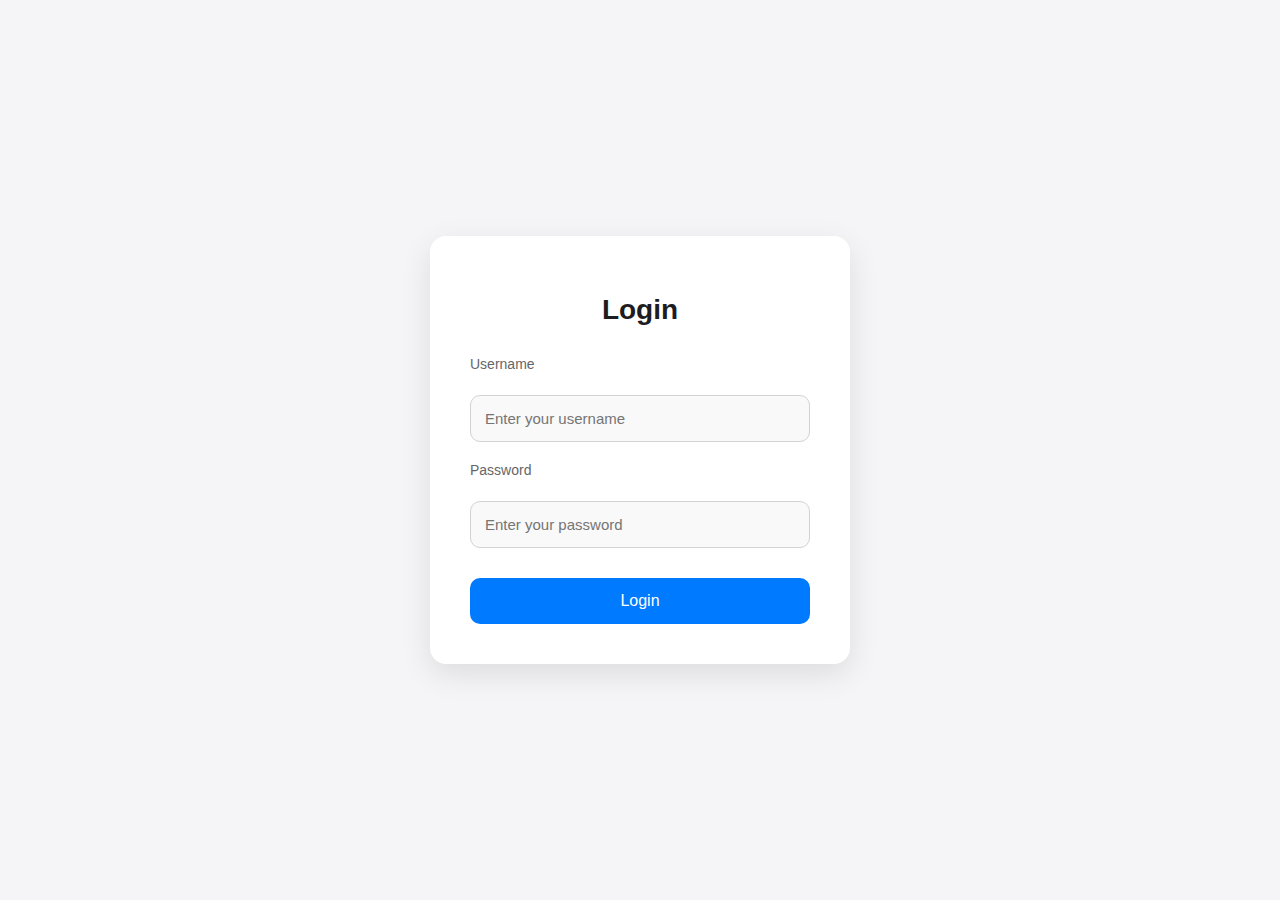
<file: index.html>
<!DOCTYPE html>
<html lang="en">
<head>
    <meta charset="UTF-8">
    <meta name="viewport" content="width=device-width, initial-scale=1.0">
    <title>Login Page</title>
    <link rel="stylesheet" href="style.css">
</head>
<body>
    <div class="login-container">
        <h1>Login</h1>
        <form>
            <label for="username">Username</label>
            <input type="text" id="username" name="username" placeholder="Enter your username" required>
            
            <label for="password">Password</label>
            <input type="password" id="password" name="password" placeholder="Enter your password" required>
            
            <button type="submit">Login</button>
        </form>
    </div>
</body>
</html>
</file>
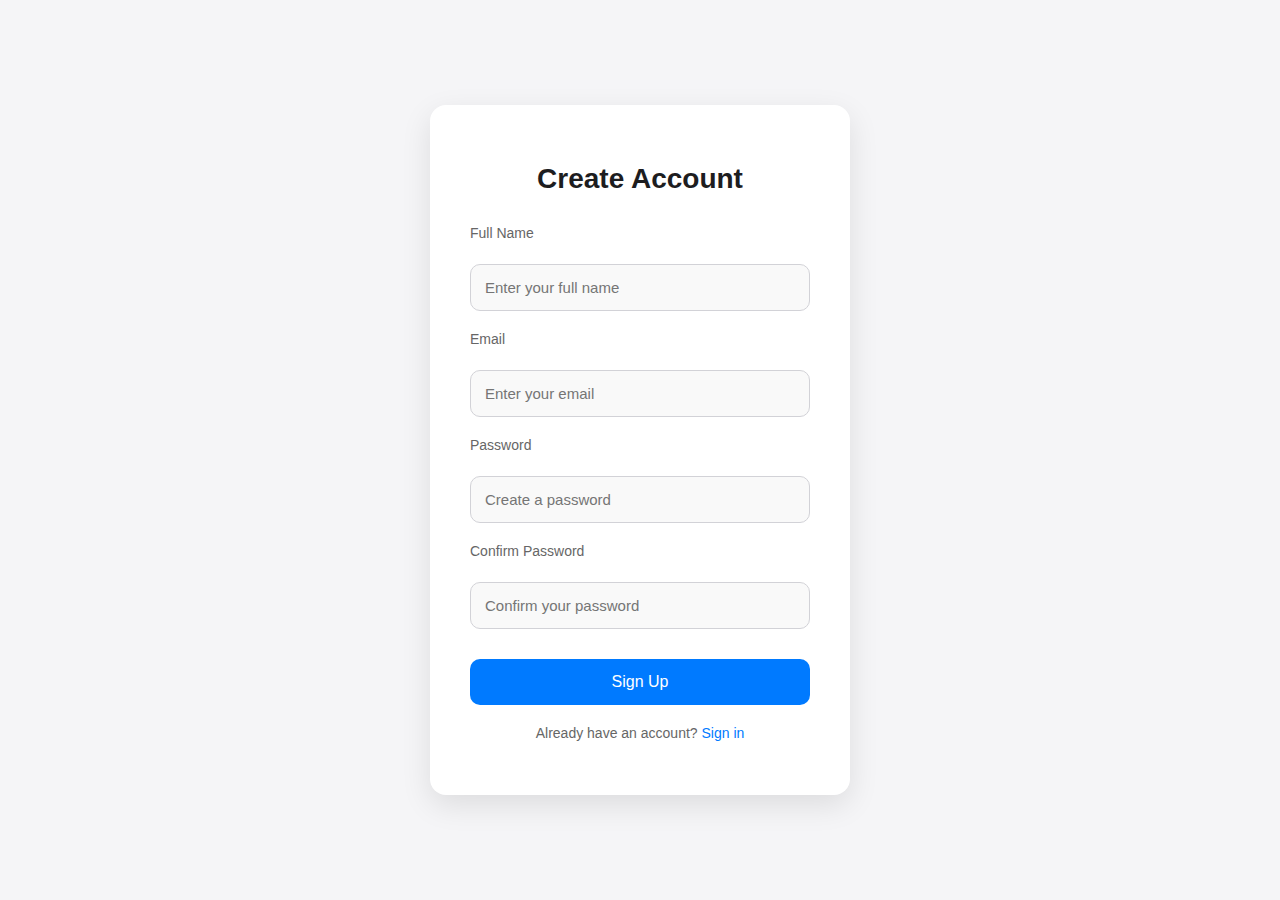
<file: signup.html>
<!DOCTYPE html>
<html lang="en">
<head>
    <meta charset="UTF-8">
    <meta name="viewport" content="width=device-width, initial-scale=1.0">
    <title>Sign Up Page</title>
    <link rel="stylesheet" href="style.css">
</head>
<body>
    <div class="login-container">
        <h1>Create Account</h1>
        <form>
            <label for="fullname">Full Name</label>
            <input type="text" id="fullname" name="fullname" placeholder="Enter your full name" required>
            
            <label for="email">Email</label>
            <input type="email" id="email" name="email" placeholder="Enter your email" required>
            
            <label for="password">Password</label>
            <input type="password" id="password" name="password" placeholder="Create a password" required>
            
            <label for="confirm-password">Confirm Password</label>
            <input type="password" id="confirm-password" name="confirm-password" placeholder="Confirm your password" required>
            
            <button type="submit">Sign Up</button>
        </form>
        <p class="switch-form">Already have an account? <a href="index.html">Sign in</a></p>
    </div>
</body>
</html>
</file>
<file: style.css>
body {
    background-color: #f5f5f7;
    display: flex;
    justify-content: center;
    align-items: center;
    height: 100vh;
    margin: 0;
    font-family: -apple-system, BlinkMacSystemFont, "Segoe UI", Roboto, "Helvetica Neue", Arial, sans-serif;
    color: #333;
}

.login-container {
    background-color: white;
    padding: 40px;  /* Increased padding */
    border-radius: 16px; /* Increased border radius */
    box-shadow: 0 10px 30px rgba(0, 0, 0, 0.1);
    width: 340px;  /* Slightly wider container */
    text-align: center;
    animation: fadeIn 0.3s ease;
}

@keyframes fadeIn {
    from {
        opacity: 0;
        transform: translateY(10px);
    }
    to {
        opacity: 1;
        transform: translateY(0);
    }
}

.login-container h1 {
    font-size: 28px;  /* Larger font size */
    font-weight: 600;
    margin-bottom: 30px;  /* More space after heading */
    color: #1d1d1f;
}

.login-container form {
    display: flex;
    flex-direction: column;
    gap: 15px;  /* Slightly reduced gap for more fields */
}

.login-container label {
    display: block;
    margin-bottom: 8px;
    text-align: left;
    font-size: 14px;
    color: #666;
}

.login-container input {
    width: 100%;
    padding: 14px;  /* Increased padding */
    margin-bottom: 5px;
    border: 1px solid #d2d2d7;
    border-radius: 10px;  /* Increased border radius */
    font-size: 15px;
    color: #333;
    background-color: #f9f9f9;
    outline: none;
    transition: all 0.2s ease;
    box-sizing: border-box;  /* Include padding in width calculation */
}

.login-container input:focus {
    border-color: #007aff;
    background-color: white;
    box-shadow: 0 0 0 4px rgba(0, 122, 255, 0.1);  /* Focus ring */
}

.login-container button {
    width: 100%;
    padding: 14px;  /* Increased padding */
    margin-top: 10px;  /* Space from inputs */
    background-color: #007aff;
    color: white;
    border: none;
    border-radius: 10px;  /* Increased border radius */
    cursor: pointer;
    font-size: 16px;
    font-weight: 500;
    transition: all 0.2s ease;
}

.login-container button:hover {
    background-color: #005bb5;
    transform: translateY(-1px);  /* Subtle lift effect */
}

.switch-form {
    margin-top: 20px;
    font-size: 14px;
    color: #666;
}

.switch-form a {
    color: #007aff;
    text-decoration: none;
    font-weight: 500;
    transition: color 0.2s ease;
}

.switch-form a:hover {
    color: #005bb5;
    text-decoration: underline;
}
</file>
